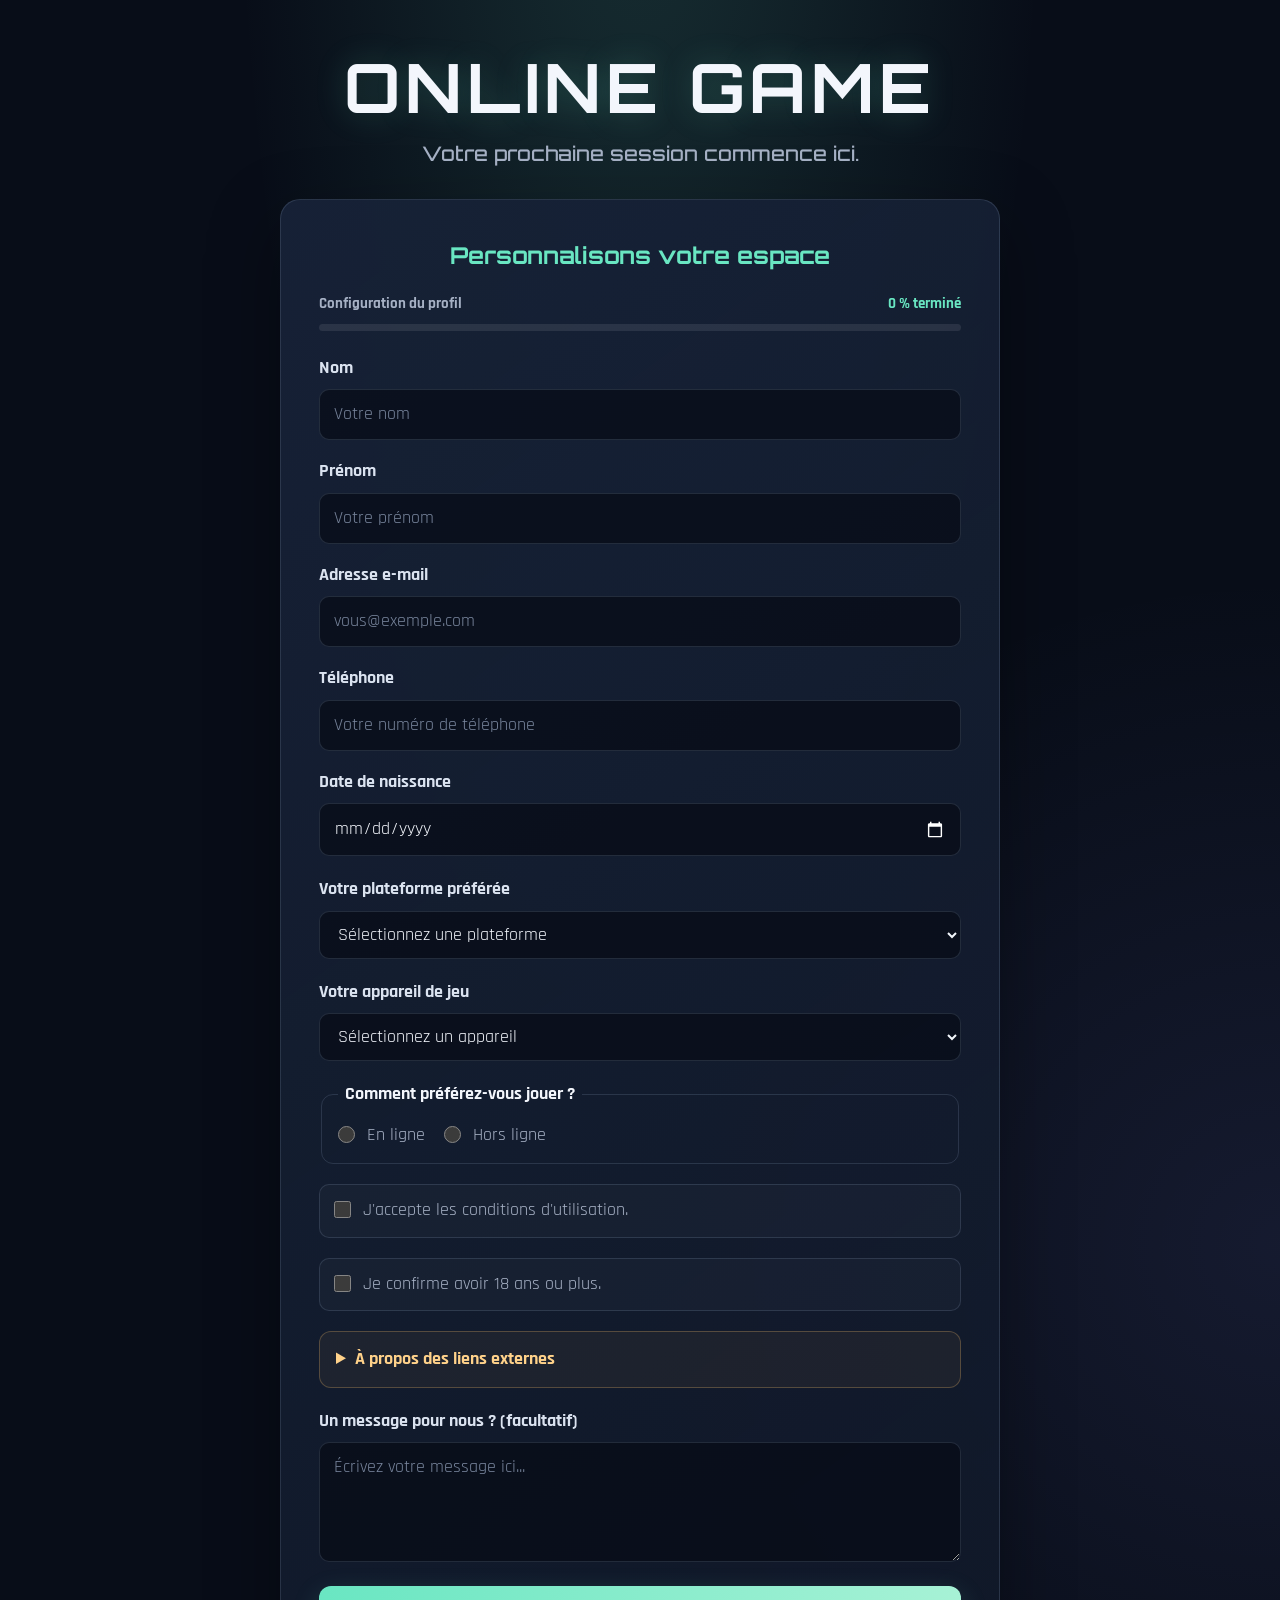
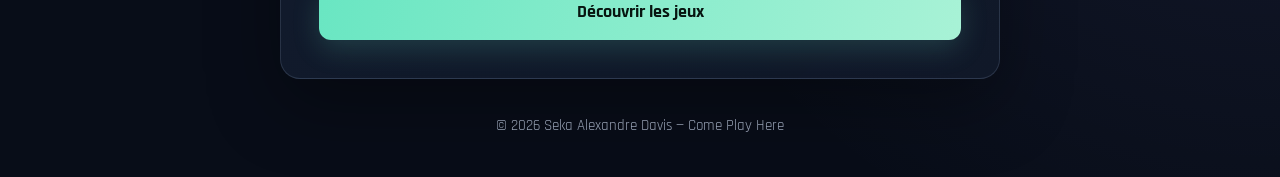
<file: index.html>
<!DOCTYPE html>
<html lang="fr">

<head>
    <meta charset="UTF-8">
    <meta name="viewport" content="width=device-width, initial-scale=1.0">
    <title>Come Play Here</title>
    <link rel="preconnect" href="https://fonts.googleapis.com">
    <link rel="preconnect" href="https://fonts.gstatic.com" crossorigin>
    <link
        href="https://fonts.googleapis.com/css2?family=Orbitron:wght@700;900&family=Rajdhani:wght@500;600;700&display=swap"
        rel="stylesheet">
    <link rel="stylesheet" href="Formulaire.css">
</head>

<body>
    <main>
        <header class="entete">
            <h1 class="titre-principal">ONLINE GAME</h1>
            <p class="sous-titre">Votre prochaine session commence ici.</p>
        </header>
        <section class="grille-liens" aria-labelledby="titre-formulaire">
            <h2 class="titre-carte" id="titre-formulaire">Personnalisons votre espace</h2>
            <div class="form-progress" aria-label="Progression du formulaire">
                <div class="form-progress__texte">
                    <span>Configuration du profil</span>
                    <span id="progression-texte" aria-live="polite">0 % terminé</span>
                </div>
                <div class="form-progress__piste">
                    <span id="progression-barre"></span>
                </div>
            </div>
            <form action="main.html" method="get">
                <div class="nom">
                    <div>
                        <label for="name">Nom</label>
                        <input type="text" id="name" placeholder="Votre nom" autocomplete="family-name"
                            required minlength="2" maxlength="50">
                    </div>
                    <div>
                        <label for="prenom">Prénom</label>
                        <input type="text" id="prenom" placeholder="Votre prénom"
                            autocomplete="given-name" required minlength="2" maxlength="50">
                    </div>
                    <div>
                        <label for="email">Adresse e-mail</label>
                        <input type="email" id="email" placeholder="vous@exemple.com"
                            autocomplete="email" required>
                    </div>
                    <div>
                        <label for="tel">Téléphone</label>
                        <input type="tel" id="tel" placeholder="Votre numéro de téléphone"
                            autocomplete="tel" required>
                    </div>
                    <div>
                        <label for="date">Date de naissance</label>
                        <input type="date" id="date" autocomplete="bday" required>
                    </div>
                </div>
                <div class="champs">
                    <label for="plateforme">Votre plateforme préférée</label>
                    <select id="plateforme">
                        <option value="">Sélectionnez une plateforme</option>
                        <option value="steam">Steam</option>
                        <option value="xbox">Xbox Game Pass</option>
                        <option value="playstation">PlayStation Store</option>
                        <option value="nintendo">Nintendo eShop</option>
                        <option value="epic">Epic Games Store</option>
                        <option value="ubisoft">Ubisoft Connect</option>
                    </select>
                </div>
                <div class="champs">
                    <label for="appareil">Votre appareil de jeu</label>
                    <select id="appareil">
                        <option value="">Sélectionnez un appareil</option>
                        <option value="steam-deck">Steam Deck</option>
                        <option value="xbox">Xbox Series X/S</option>
                        <option value="playstation">PlayStation 5</option>
                        <option value="switch">Nintendo Switch</option>
                        <option value="pc-amd">PC AMD Ryzen</option>
                        <option value="pc-intel">PC Intel Core</option>
                    </select>
                </div>
                <fieldset>
                    <legend>Comment préférez-vous jouer ?</legend>
                    <input type="radio" id="en-ligne" name="preference" value="en-ligne" required>
                    <label for="en-ligne">En ligne</label>
                    <input type="radio" id="hors-ligne" name="preference" value="hors-ligne">
                    <label for="hors-ligne">Hors ligne</label>
                </fieldset>
                <div class="luetapprovés">
                    <input type="checkbox" id="conditions" required>
                    <label for="conditions">J'accepte les conditions d'utilisation.</label>
                </div>
                <div class="ans18">
                    <input type="checkbox" id="majeur" required>
                    <label for="majeur">Je confirme avoir 18 ans ou plus.</label>
                </div>
                <details>
                    <summary>À propos des liens externes</summary>
                    <p class="avertissement">
                        Les liens proposés peuvent mener vers des services tiers, soumis à leurs propres conditions
                        d'utilisation et politiques de confidentialité. Vérifiez leur fiabilité avant de les consulter.
                    </p>
                </details>
                <div class="message">
                    <label for="message">Un message pour nous ? <span>(facultatif)</span></label>
                    <textarea id="message" placeholder="Écrivez votre message ici..."></textarea>
                </div>
                <button type="submit" class="bouton">Découvrir les jeux</button>
            </form>
        </section>
        <footer class="pied">
            <p>© 2026 Seka Alexandre Davis — Come Play Here</p>
        </footer>
    </main>
    <script src="gaming.js" defer></script>
</body>

</html>
</file>
<file: Formulaire.css>
:root {
    color-scheme: dark;
    --fond: #080d18;
    --surface: rgba(17, 25, 42, 0.88);
    --surface-claire: #131d30;
    --texte: #f3f6fc;
    --texte-secondaire: #a6b1c5;
    --accent: #69e6c2;
    --accent-secondaire: #8b91ff;
    --bordure: rgba(170, 190, 225, 0.16);
}

* {
    box-sizing: border-box;
}

body {
    min-height: 100vh;
    margin: 0;
    padding: 48px 20px 24px;
    color: var(--texte);
    background:
        radial-gradient(ellipse at 50% -15%, rgba(105, 230, 194, 0.16), transparent 45%),
        radial-gradient(ellipse at 100% 70%, rgba(139, 145, 255, 0.1), transparent 38%),
        var(--fond);
    font-family: "Rajdhani", "Trebuchet MS", Arial, sans-serif;
    font-size: 1.1rem;
    line-height: 1.55;
}

main {
    width: min(100%, 720px);
    margin: 0 auto;
    animation: apparition 650ms ease both;
}

.entete {
    margin-bottom: 30px;
    text-align: center;
}

.titre-principal,
.sous-titre,
.titre-carte {
    font-family: "Orbitron", "Arial Black", Arial, sans-serif;
}

.titre-principal {
    margin: 0;
    color: var(--texte);
    font-size: clamp(2.2rem, 8vw, 4.25rem);
    letter-spacing: 0.07em;
    line-height: 1.15;
    text-shadow: 0 0 32px rgba(105, 230, 194, 0.22);
}

.sous-titre {
    margin: 12px 0 0;
    color: var(--texte-secondaire);
    font-size: clamp(1rem, 3vw, 1.25rem);
    font-weight: 500;
}

.grille-liens {
    padding: clamp(22px, 5vw, 38px);
    border: 1px solid var(--bordure);
    border-radius: 20px;
    background: linear-gradient(145deg, rgba(23, 34, 55, 0.96), var(--surface));
    box-shadow: 0 24px 70px rgba(0, 0, 0, 0.34);
    backdrop-filter: blur(14px);
}

.titre-carte {
    margin: 0 0 25px;
    color: var(--accent);
    font-size: clamp(1.15rem, 4vw, 1.45rem);
    text-align: center;
}

.form-progress {
    margin: -7px 0 24px;
}

.form-progress__texte {
    display: flex;
    justify-content: space-between;
    gap: 12px;
    margin-bottom: 8px;
    color: var(--texte-secondaire);
    font-size: 0.95rem;
    font-weight: 700;
}

#progression-texte {
    color: var(--accent);
}

.form-progress__piste {
    height: 7px;
    overflow: hidden;
    border-radius: 99px;
    background: rgba(255, 255, 255, 0.09);
}

#progression-barre {
    display: block;
    width: 0;
    height: 100%;
    border-radius: inherit;
    background: linear-gradient(90deg, var(--accent), var(--accent-secondaire));
    box-shadow: 0 0 16px rgba(105, 230, 194, 0.42);
    transition: width 220ms ease;
}

.nom {
    display: grid;
    gap: 18px;
}

.nom > div,
.champs,
.message {
    display: grid;
    gap: 7px;
}

.nom label,
.champs > label,
.message label {
    color: #dbe3f0;
    font-weight: 700;
}

input:not([type="checkbox"]):not([type="radio"]),
select,
textarea {
    width: 100%;
    min-height: 48px;
    padding: 11px 14px;
    border: 1px solid var(--bordure);
    border-radius: 10px;
    outline: none;
    color: var(--texte);
    background: rgba(7, 12, 23, 0.72);
    font: inherit;
    transition: border-color 180ms ease, box-shadow 180ms ease, background-color 180ms ease;
}

input::placeholder,
textarea::placeholder {
    color: #77849b;
}

input:focus,
select:focus,
textarea:focus {
    border-color: var(--accent);
    background: rgba(7, 12, 23, 0.95);
    box-shadow: 0 0 0 3px rgba(105, 230, 194, 0.14);
}

.champs,
fieldset,
.luetapprovés,
.ans18,
details,
.message {
    margin-top: 20px;
}

fieldset {
    padding: 14px 16px;
    border: 1px solid var(--bordure);
    border-radius: 12px;
}

legend {
    padding: 0 7px;
    color: var(--texte);
    font-weight: 700;
}

fieldset label,
.luetapprovés label,
.ans18 label {
    margin-right: 14px;
    color: var(--texte-secondaire);
    cursor: pointer;
}

input[type="checkbox"],
input[type="radio"] {
    width: 17px;
    height: 17px;
    margin: 0 7px 0 0;
    accent-color: var(--accent);
    vertical-align: -3px;
}

.luetapprovés,
.ans18 {
    padding: 12px 14px;
    border: 1px solid var(--bordure);
    border-radius: 10px;
    background: rgba(255, 255, 255, 0.025);
}

details {
    padding: 14px 16px;
    border: 1px solid rgba(255, 195, 107, 0.25);
    border-radius: 12px;
    background: rgba(255, 195, 107, 0.05);
}

summary {
    color: #ffd28a;
    font-weight: 700;
    cursor: pointer;
}

.avertissement {
    margin-bottom: 0;
    color: var(--texte-secondaire);
    font-size: 1rem;
}

textarea {
    min-height: 120px;
    resize: vertical;
}

.bouton {
    width: 100%;
    min-height: 52px;
    margin-top: 24px;
    padding: 13px 22px;
    border: 0;
    border-radius: 12px;
    color: #071510;
    background: linear-gradient(105deg, var(--accent), #a8f2d6);
    box-shadow: 0 9px 28px rgba(105, 230, 194, 0.18);
    font: inherit;
    font-weight: 700;
    cursor: pointer;
    transition: transform 180ms ease, box-shadow 180ms ease, filter 180ms ease;
}

.bouton:hover {
    transform: translateY(-2px);
    box-shadow: 0 13px 34px rgba(105, 230, 194, 0.28);
    filter: brightness(1.06);
}

.bouton:focus-visible,
summary:focus-visible {
    outline: 3px solid var(--accent-secondaire);
    outline-offset: 3px;
}

.pied {
    padding: 20px 0 0;
    color: var(--texte-secondaire);
    font-size: 0.95rem;
    text-align: center;
}

@keyframes apparition {
    from {
        opacity: 0;
        transform: translateY(14px);
    }

    to {
        opacity: 1;
        transform: translateY(0);
    }
}

@media (max-width: 520px) {
    body {
        padding: 30px 14px 18px;
    }

    .grille-liens {
        border-radius: 16px;
    }

    fieldset label {
        display: inline-block;
        margin: 5px 10px 5px 0;
    }
}

@media (prefers-reduced-motion: reduce) {
    *,
    *::before,
    *::after {
        scroll-behavior: auto !important;
        animation-duration: 0.01ms !important;
        animation-iteration-count: 1 !important;
        transition-duration: 0.01ms !important;
    }
}
</file>
